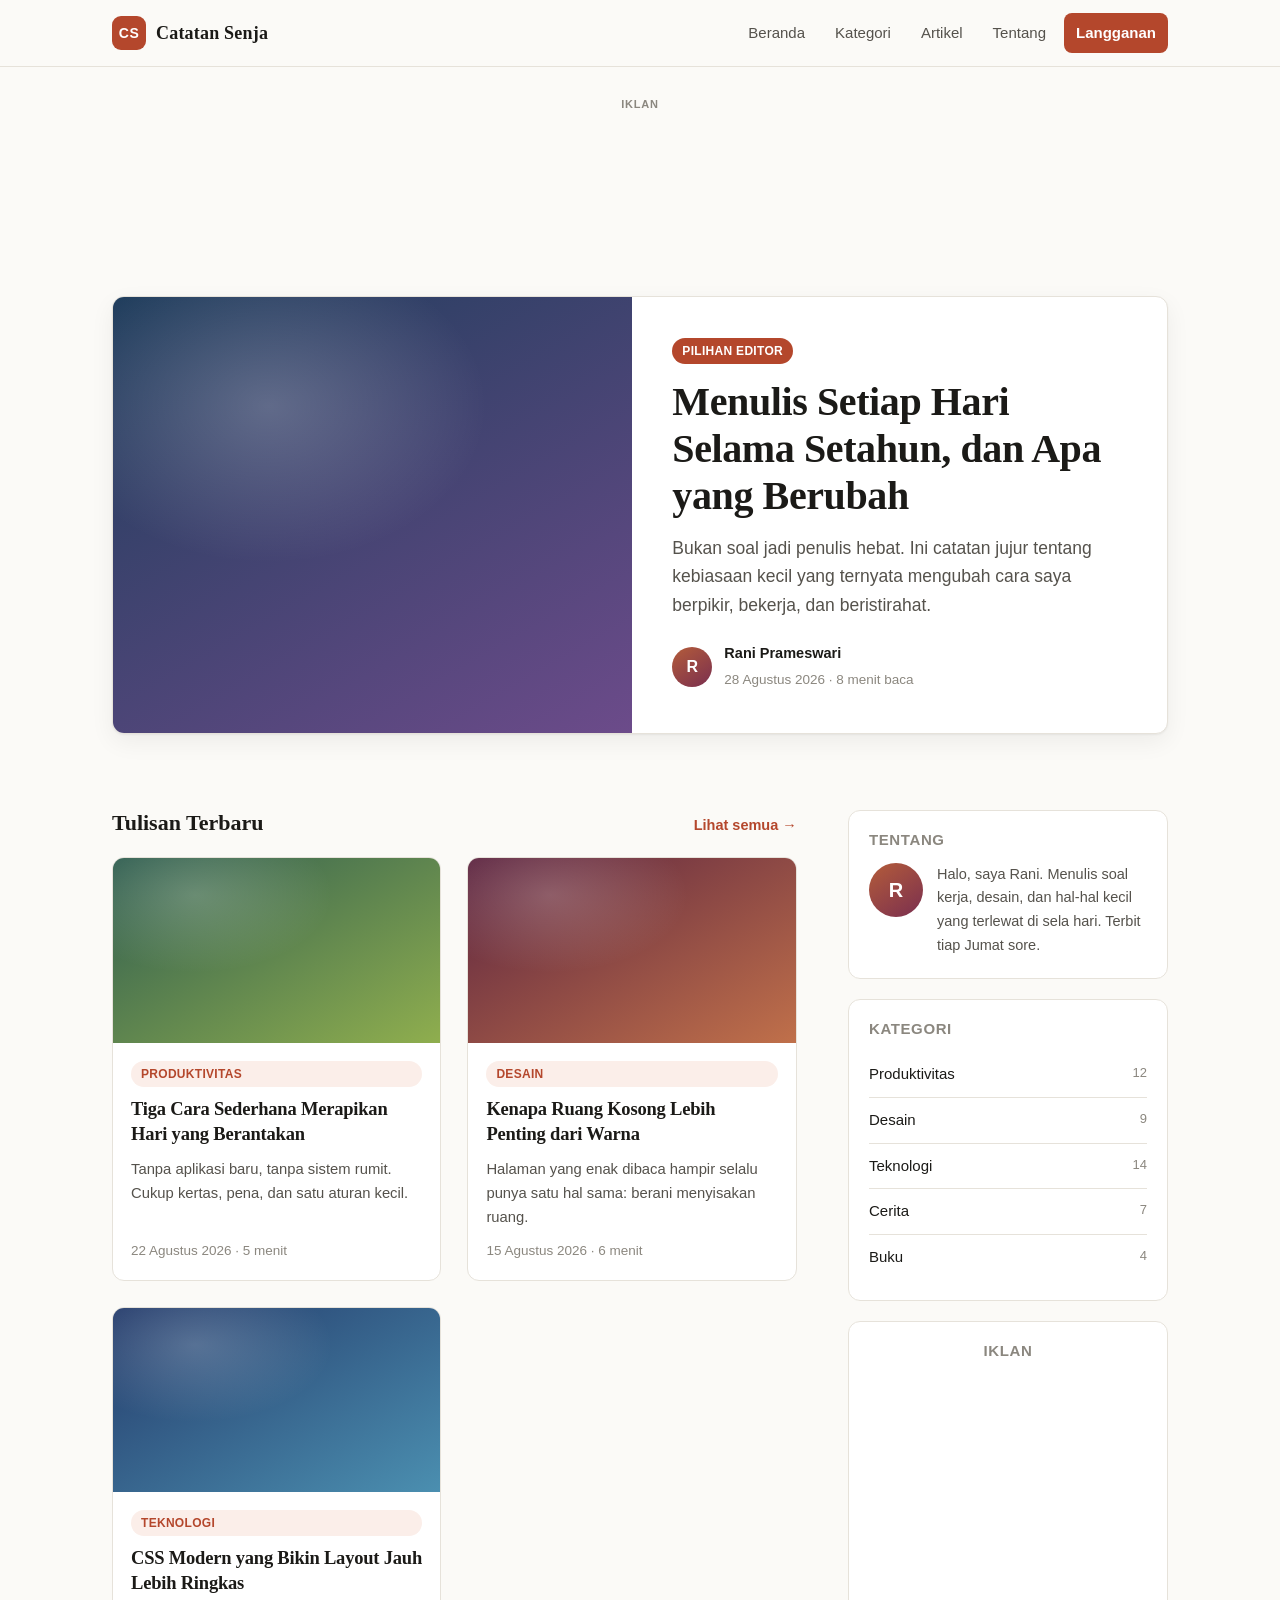
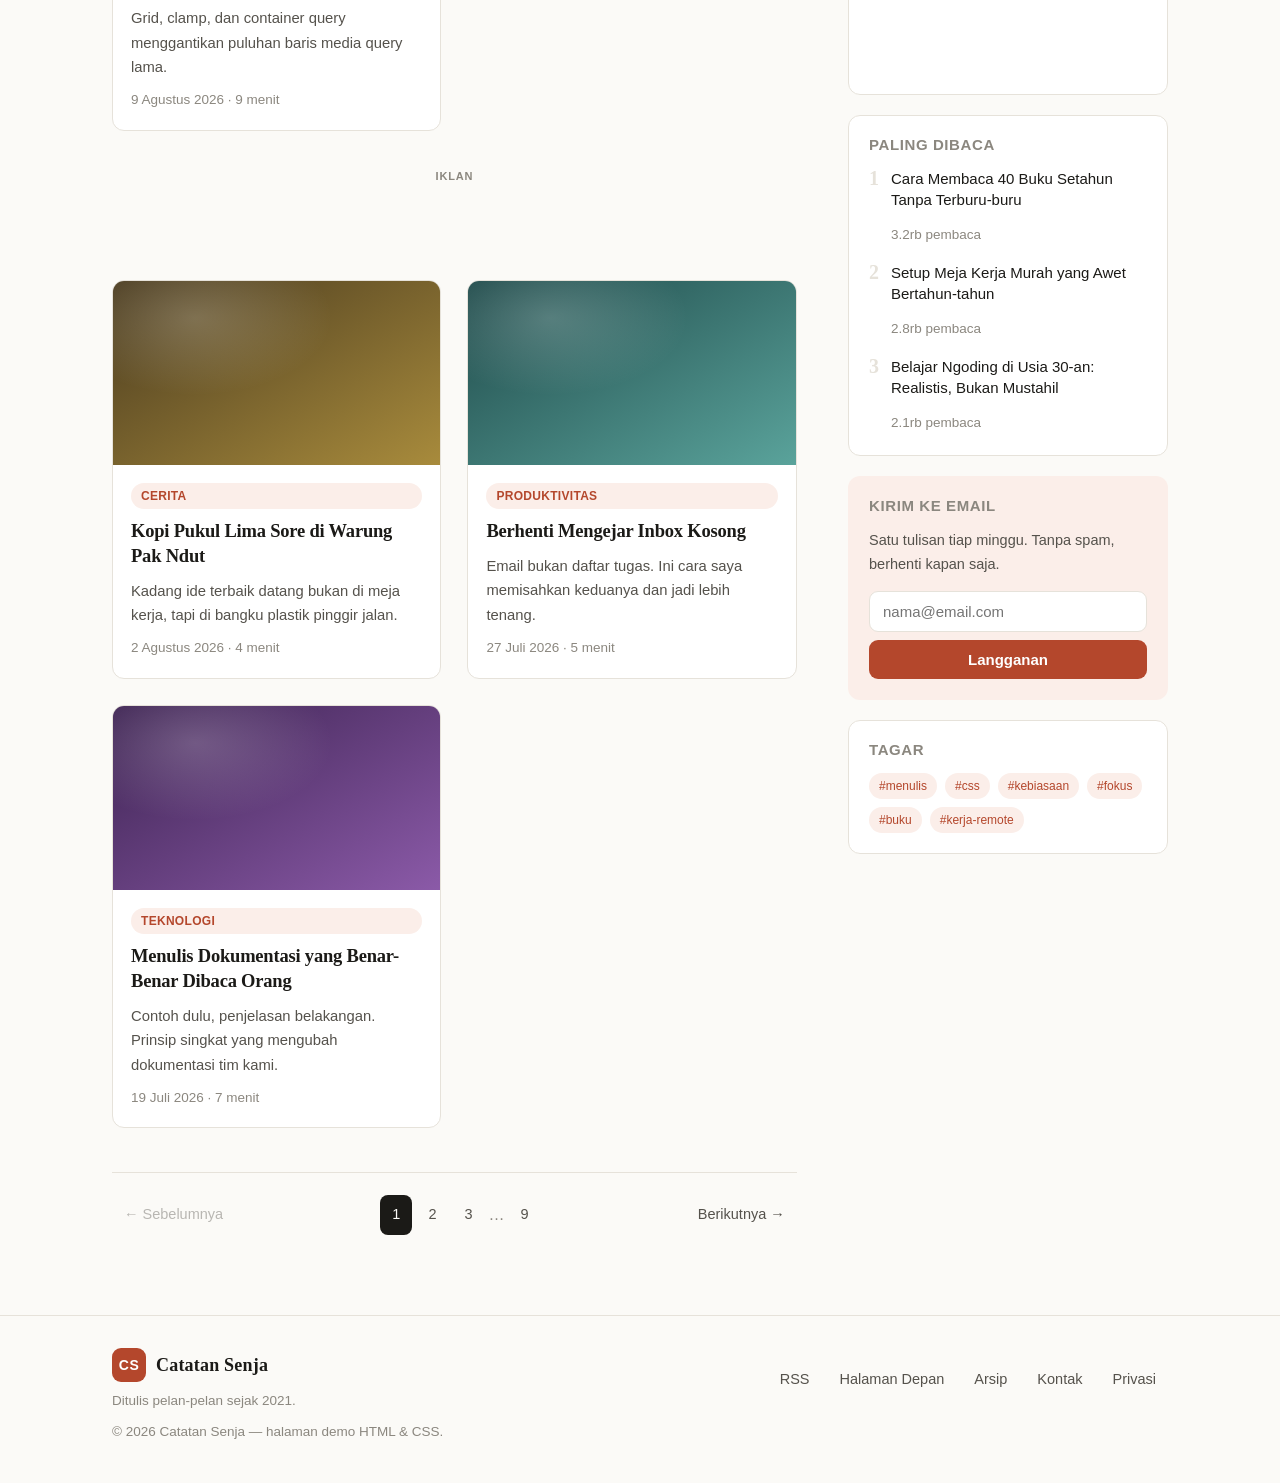
<file: blog.html>
<!DOCTYPE html>
<html lang="id">
<head>
<meta charset="UTF-8">
<meta name="viewport" content="width=device-width, initial-scale=1">
<title>Catatan Senja — Blog</title>
<link rel="stylesheet" href="blog.css">
</head>
<body>

<a class="skip" href="#main">Lompat ke konten</a>

<!-- ================= HEADER ================= -->
<header class="site-head">
  <div class="wrap site-head__inner">
    <a class="brand" href="blog.html">
      <span class="brand__mark">CS</span>
      <span class="brand__name">Catatan Senja</span>
    </a>

    <input type="checkbox" id="nav-toggle" class="nav-toggle" hidden>
    <label for="nav-toggle" class="burger" aria-label="Buka menu"><span></span></label>

    <nav class="nav">
      <a href="#main">Beranda</a>
      <a href="#kategori">Kategori</a>
      <a href="post.html">Artikel</a>
      <a href="#tentang">Tentang</a>
      <a class="nav__cta" href="#langganan">Langganan</a>
    </nav>
  </div>
</header>

<main id="main">

  <!-- ================= IKLAN: LEADERBOARD 728x90 ================= -->
  <div class="wrap ad ad--leaderboard">
    <div class="ad__slot">
      <script>
        atOptions = {
          'key' : '33c4d370ee5c07fb38745dc0342bbb8f',
          'format' : 'iframe',
          'height' : 90,
          'width' : 728,
          'params' : {}
        };
      </script>
      <script src="https://www.highrevenueformat.com/33c4d370ee5c07fb38745dc0342bbb8f/invoke.js"></script>
    </div>
  </div>

  <!-- ================= HERO / FEATURED ================= -->
  <section class="wrap hero">
    <article class="feat">
      <a class="feat__media" href="post.html" style="--c1:#1f3d5c;--c2:#6c4b8a" aria-hidden="true"></a>
      <div class="feat__body">
        <span class="tag tag--accent">Pilihan Editor</span>
        <h1><a href="post.html">Menulis Setiap Hari Selama Setahun, dan Apa yang Berubah</a></h1>
        <p class="lede">
          Bukan soal jadi penulis hebat. Ini catatan jujur tentang kebiasaan kecil
          yang ternyata mengubah cara saya berpikir, bekerja, dan beristirahat.
        </p>
        <div class="byline">
          <span class="avatar" style="--c1:#b45c3a;--c2:#7a2f4f">R</span>
          <div>
            <b>Rani Prameswari</b>
            <span class="meta"><time datetime="2026-08-28">28 Agustus 2026</time> · 8 menit baca</span>
          </div>
        </div>
      </div>
    </article>
  </section>

  <!-- ================= CONTENT + SIDEBAR ================= -->
  <div class="wrap layout">

    <section class="posts" aria-labelledby="terbaru">
      <div class="sec-head">
        <h2 id="terbaru">Tulisan Terbaru</h2>
        <a class="link" href="post.html">Lihat semua &rarr;</a>
      </div>

      <div class="grid">

        <article class="card">
          <a class="card__media" href="post.html" style="--c1:#2f5d50;--c2:#8fae4e" aria-hidden="true"></a>
          <div class="card__body">
            <span class="tag">Produktivitas</span>
            <h3><a href="post.html">Tiga Cara Sederhana Merapikan Hari yang Berantakan</a></h3>
            <p>Tanpa aplikasi baru, tanpa sistem rumit. Cukup kertas, pena, dan satu aturan kecil.</p>
            <span class="meta"><time datetime="2026-08-22">22 Agustus 2026</time> · 5 menit</span>
          </div>
        </article>

        <article class="card">
          <a class="card__media" href="post.html" style="--c1:#5c2440;--c2:#c0704a" aria-hidden="true"></a>
          <div class="card__body">
            <span class="tag">Desain</span>
            <h3><a href="post.html">Kenapa Ruang Kosong Lebih Penting dari Warna</a></h3>
            <p>Halaman yang enak dibaca hampir selalu punya satu hal sama: berani menyisakan ruang.</p>
            <span class="meta"><time datetime="2026-08-15">15 Agustus 2026</time> · 6 menit</span>
          </div>
        </article>

        <article class="card">
          <a class="card__media" href="post.html" style="--c1:#243b6b;--c2:#4b8fb0" aria-hidden="true"></a>
          <div class="card__body">
            <span class="tag">Teknologi</span>
            <h3><a href="post.html">CSS Modern yang Bikin Layout Jauh Lebih Ringkas</a></h3>
            <p>Grid, clamp, dan container query menggantikan puluhan baris media query lama.</p>
            <span class="meta"><time datetime="2026-08-09">9 Agustus 2026</time> · 9 menit</span>
          </div>
        </article>

        <!-- ================= IKLAN: BANNER 320x50 ================= -->
        <div class="ad ad--inline">
          <div class="ad__slot">
            <script>
              atOptions = {
                'key' : '86291f2196e86f42a240aca4e2819d2a',
                'format' : 'iframe',
                'height' : 50,
                'width' : 320,
                'params' : {}
              };
            </script>
            <script src="https://www.highrevenueformat.com/86291f2196e86f42a240aca4e2819d2a/invoke.js"></script>
          </div>
        </div>

        <article class="card">
          <a class="card__media" href="post.html" style="--c1:#4a3b1f;--c2:#a88b3c" aria-hidden="true"></a>
          <div class="card__body">
            <span class="tag">Cerita</span>
            <h3><a href="post.html">Kopi Pukul Lima Sore di Warung Pak Ndut</a></h3>
            <p>Kadang ide terbaik datang bukan di meja kerja, tapi di bangku plastik pinggir jalan.</p>
            <span class="meta"><time datetime="2026-08-02">2 Agustus 2026</time> · 4 menit</span>
          </div>
        </article>

        <article class="card">
          <a class="card__media" href="post.html" style="--c1:#1f4a4a;--c2:#5aa39b" aria-hidden="true"></a>
          <div class="card__body">
            <span class="tag">Produktivitas</span>
            <h3><a href="post.html">Berhenti Mengejar Inbox Kosong</a></h3>
            <p>Email bukan daftar tugas. Ini cara saya memisahkan keduanya dan jadi lebih tenang.</p>
            <span class="meta"><time datetime="2026-07-27">27 Juli 2026</time> · 5 menit</span>
          </div>
        </article>

        <article class="card">
          <a class="card__media" href="post.html" style="--c1:#3d2352;--c2:#8b5aa8" aria-hidden="true"></a>
          <div class="card__body">
            <span class="tag">Teknologi</span>
            <h3><a href="post.html">Menulis Dokumentasi yang Benar-Benar Dibaca Orang</a></h3>
            <p>Contoh dulu, penjelasan belakangan. Prinsip singkat yang mengubah dokumentasi tim kami.</p>
            <span class="meta"><time datetime="2026-07-19">19 Juli 2026</time> · 7 menit</span>
          </div>
        </article>

      </div>

      <nav class="pager" aria-label="Navigasi halaman">
        <a class="pager__btn is-disabled" href="#" aria-disabled="true">&larr; Sebelumnya</a>
        <div class="pager__nums">
          <a class="is-current" href="#" aria-current="page">1</a>
          <a href="#">2</a>
          <a href="#">3</a>
          <span>…</span>
          <a href="#">9</a>
        </div>
        <a class="pager__btn" href="#">Berikutnya &rarr;</a>
      </nav>
    </section>

    <!-- ================= SIDEBAR ================= -->
    <aside class="side">

      <section class="widget" id="tentang">
        <h2 class="widget__title">Tentang</h2>
        <div class="about">
          <span class="avatar avatar--lg" style="--c1:#b45c3a;--c2:#7a2f4f">R</span>
          <p>Halo, saya Rani. Menulis soal kerja, desain, dan hal-hal kecil yang terlewat di sela hari.
             Terbit tiap Jumat sore.</p>
        </div>
      </section>

      <section class="widget" id="kategori">
        <h2 class="widget__title">Kategori</h2>
        <ul class="cats">
          <li><a href="#">Produktivitas <span>12</span></a></li>
          <li><a href="#">Desain <span>9</span></a></li>
          <li><a href="#">Teknologi <span>14</span></a></li>
          <li><a href="#">Cerita <span>7</span></a></li>
          <li><a href="#">Buku <span>4</span></a></li>
        </ul>
      </section>

      <!-- ================= IKLAN: SIDEBAR 160x300 ================= -->
      <section class="widget widget--ad">
        <h2 class="widget__title">Iklan</h2>
        <div class="ad ad--tower">
          <div class="ad__slot">
            <script>
              atOptions = {
                'key' : 'c4751980e6f73ac9bfd415bc9281fe7c',
                'format' : 'iframe',
                'height' : 300,
                'width' : 160,
                'params' : {}
              };
            </script>
            <script src="https://www.highrevenueformat.com/c4751980e6f73ac9bfd415bc9281fe7c/invoke.js"></script>
          </div>
        </div>
      </section>

      <section class="widget">
        <h2 class="widget__title">Paling Dibaca</h2>
        <ol class="popular">
          <li><a href="post.html">Cara Membaca 40 Buku Setahun Tanpa Terburu-buru</a><span class="meta">3.2rb pembaca</span></li>
          <li><a href="post.html">Setup Meja Kerja Murah yang Awet Bertahun-tahun</a><span class="meta">2.8rb pembaca</span></li>
          <li><a href="post.html">Belajar Ngoding di Usia 30-an: Realistis, Bukan Mustahil</a><span class="meta">2.1rb pembaca</span></li>
        </ol>
      </section>

      <section class="widget widget--cta" id="langganan">
        <h2 class="widget__title">Kirim ke Email</h2>
        <p>Satu tulisan tiap minggu. Tanpa spam, berhenti kapan saja.</p>
        <form class="sub" onsubmit="return false">
          <label class="sr-only" for="mail">Alamat email</label>
          <input id="mail" type="email" placeholder="nama@email.com" required>
          <button type="submit">Langganan</button>
        </form>
      </section>

      <section class="widget">
        <h2 class="widget__title">Tagar</h2>
        <div class="tags">
          <a class="tag" href="#">#menulis</a>
          <a class="tag" href="#">#css</a>
          <a class="tag" href="#">#kebiasaan</a>
          <a class="tag" href="#">#fokus</a>
          <a class="tag" href="#">#buku</a>
          <a class="tag" href="#">#kerja-remote</a>
        </div>
      </section>

    </aside>
  </div>
</main>

<!-- ================= FOOTER ================= -->
<footer class="site-foot">
  <div class="wrap site-foot__inner">
    <div>
      <a class="brand" href="blog.html">
        <span class="brand__mark">CS</span>
        <span class="brand__name">Catatan Senja</span>
      </a>
      <p class="meta">Ditulis pelan-pelan sejak 2021.</p>
    </div>
    <nav class="foot-nav">
      <a href="#">RSS</a>
      <a href="index.html">Halaman Depan</a>
      <a href="#">Arsip</a>
      <a href="#">Kontak</a>
      <a href="#">Privasi</a>
    </nav>
  </div>
  <p class="wrap meta copy">&copy; 2026 Catatan Senja — halaman demo HTML &amp; CSS.</p>
</footer>

</body>
</html>
</file>
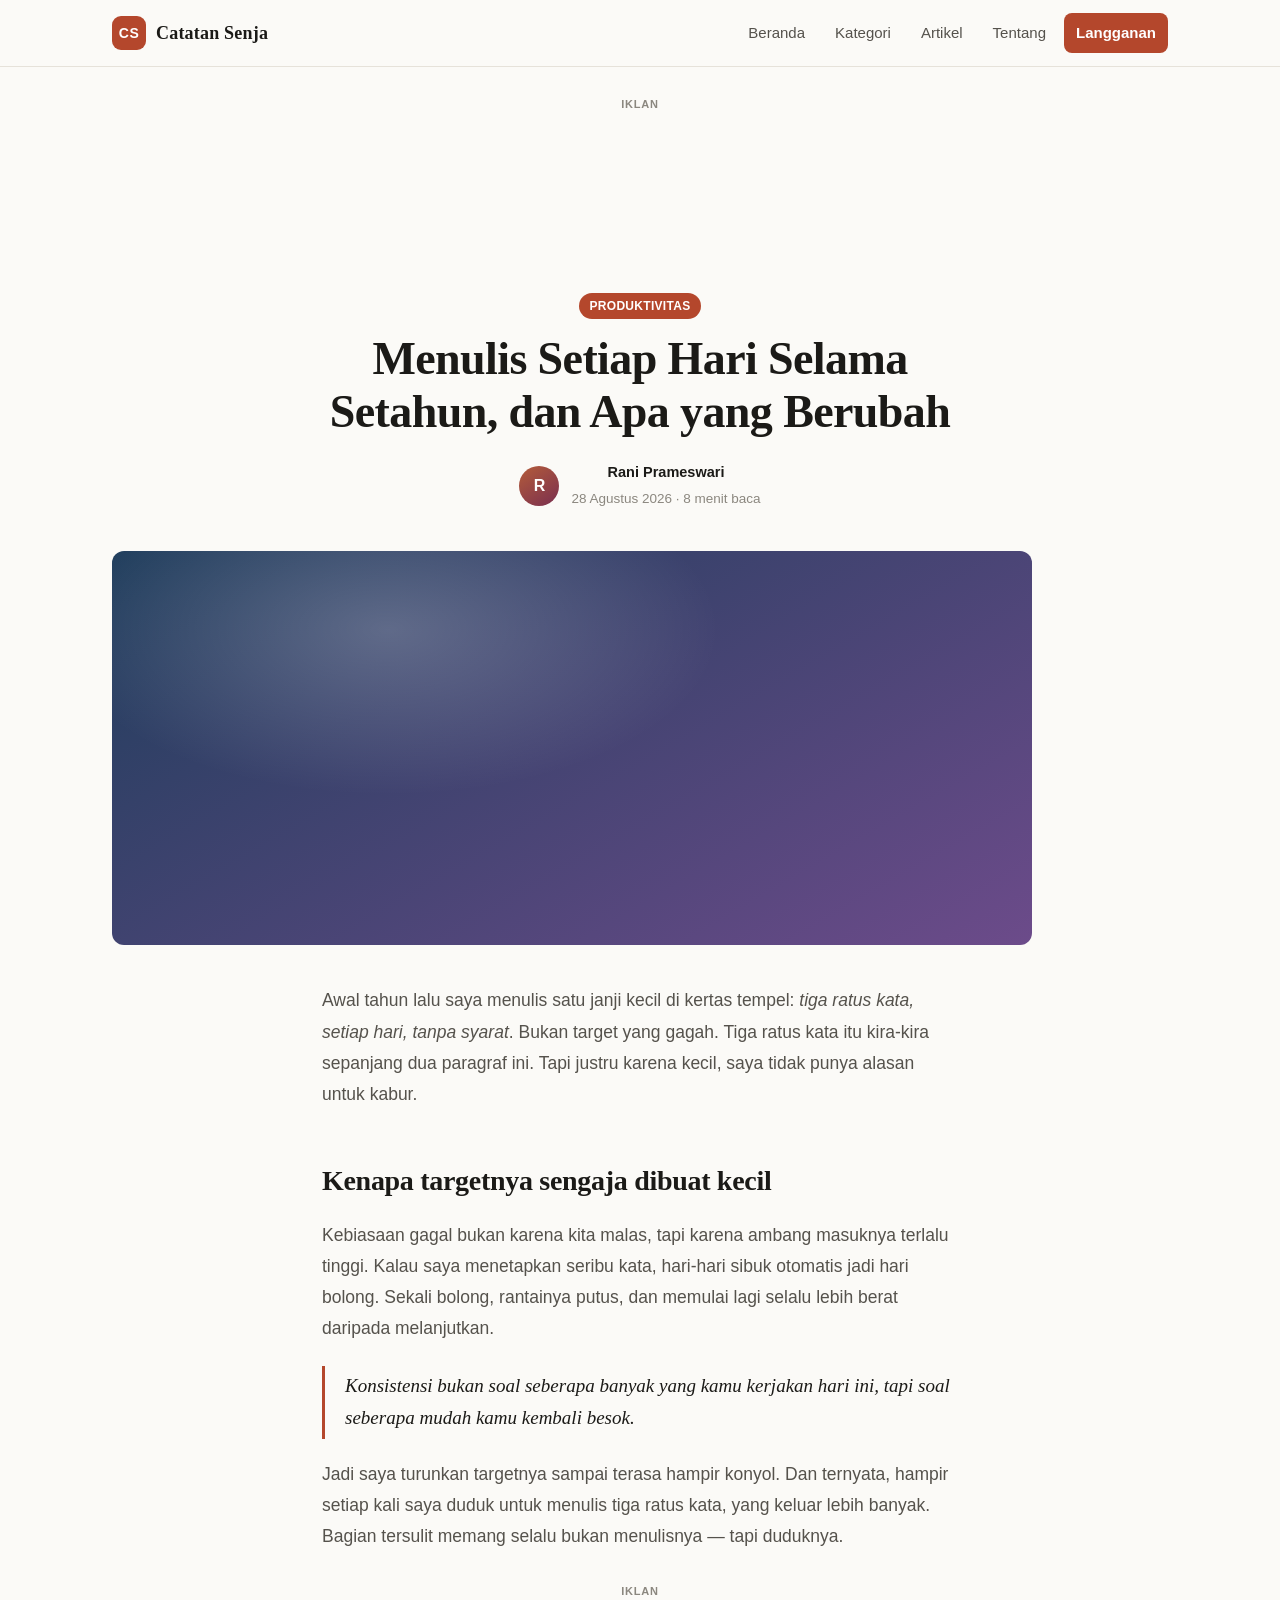
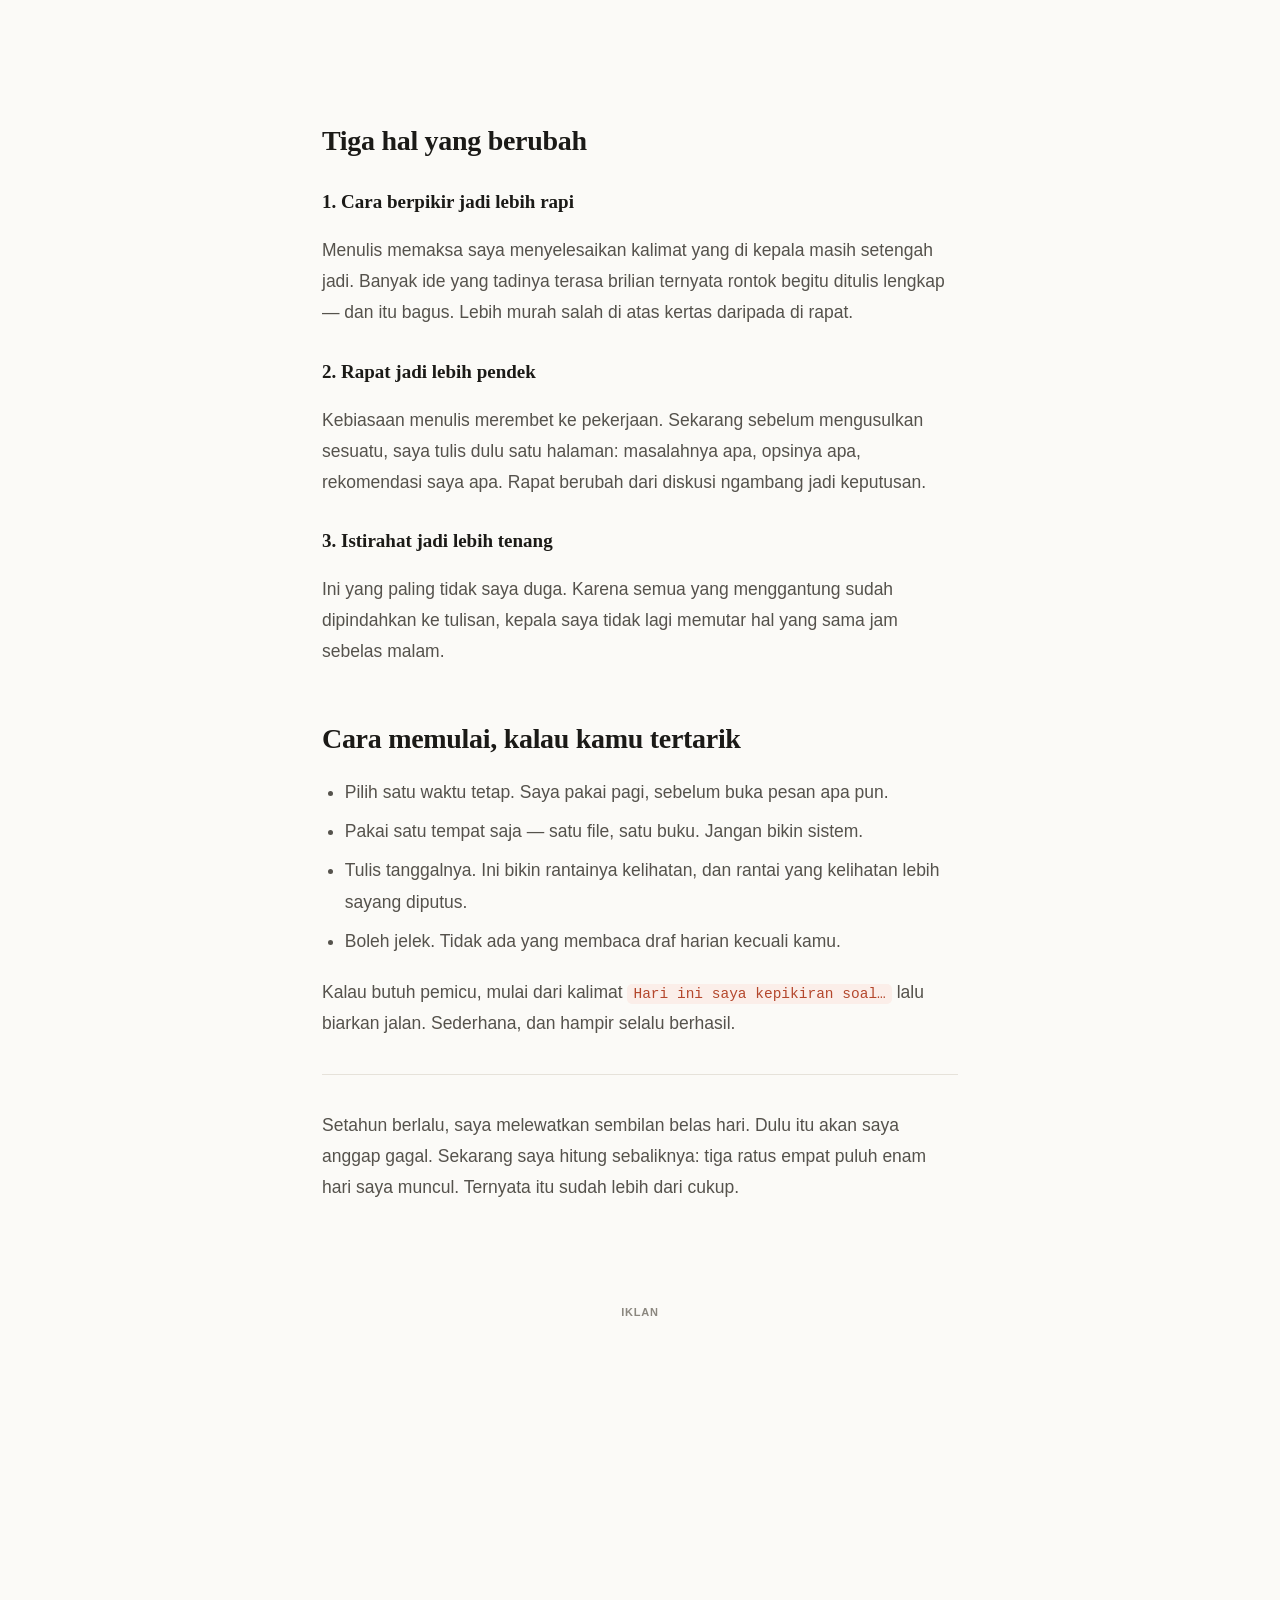
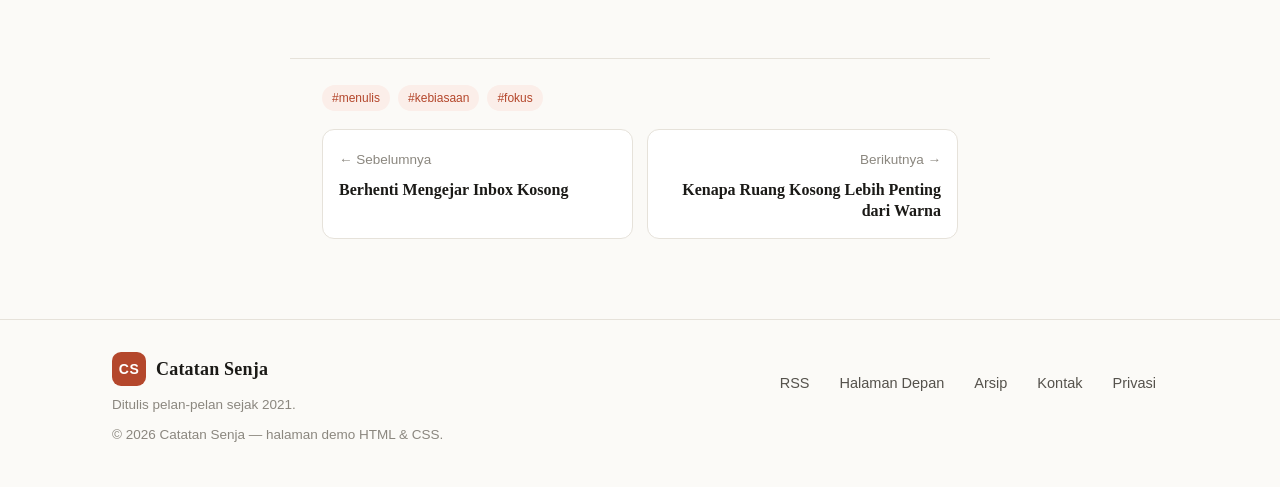
<file: post.html>
<!DOCTYPE html>
<html lang="id">
<head>
<meta charset="UTF-8">
<meta name="viewport" content="width=device-width, initial-scale=1">
<title>Menulis Setiap Hari Selama Setahun — Catatan Senja</title>
<link rel="stylesheet" href="blog.css">
</head>
<body>

<a class="skip" href="#main">Lompat ke konten</a>

<header class="site-head">
  <div class="wrap site-head__inner">
    <a class="brand" href="blog.html">
      <span class="brand__mark">CS</span>
      <span class="brand__name">Catatan Senja</span>
    </a>

    <input type="checkbox" id="nav-toggle" class="nav-toggle" hidden>
    <label for="nav-toggle" class="burger" aria-label="Buka menu"><span></span></label>

    <nav class="nav">
      <a href="blog.html">Beranda</a>
      <a href="index.html#kategori">Kategori</a>
      <a href="post.html">Artikel</a>
      <a href="index.html#tentang">Tentang</a>
      <a class="nav__cta" href="index.html#langganan">Langganan</a>
    </nav>
  </div>
</header>

<main id="main">

  <!-- ================= IKLAN: LEADERBOARD 728x90 ================= -->
  <div class="wrap ad ad--leaderboard">
    <div class="ad__slot">
      <script>
        atOptions = {
          'key' : '33c4d370ee5c07fb38745dc0342bbb8f',
          'format' : 'iframe',
          'height' : 90,
          'width' : 728,
          'params' : {}
        };
      </script>
      <script src="https://www.highrevenueformat.com/33c4d370ee5c07fb38745dc0342bbb8f/invoke.js"></script>
    </div>
  </div>

  <div class="wrap post-head">
    <span class="tag tag--accent">Produktivitas</span>
    <h1>Menulis Setiap Hari Selama Setahun, dan Apa yang Berubah</h1>
    <div class="byline">
      <span class="avatar" style="--c1:#b45c3a;--c2:#7a2f4f">R</span>
      <div>
        <b>Rani Prameswari</b>
        <span class="meta"><time datetime="2026-08-28">28 Agustus 2026</time> · 8 menit baca</span>
      </div>
    </div>
  </div>

  <div class="wrap">
    <div class="post-cover" style="--c1:#1f3d5c;--c2:#6c4b8a"></div>
  </div>

  <article class="wrap prose">
    <p>
      Awal tahun lalu saya menulis satu janji kecil di kertas tempel: <em>tiga ratus kata,
      setiap hari, tanpa syarat</em>. Bukan target yang gagah. Tiga ratus kata itu kira-kira
      sepanjang dua paragraf ini. Tapi justru karena kecil, saya tidak punya alasan untuk kabur.
    </p>

    <h2>Kenapa targetnya sengaja dibuat kecil</h2>
    <p>
      Kebiasaan gagal bukan karena kita malas, tapi karena ambang masuknya terlalu tinggi.
      Kalau saya menetapkan seribu kata, hari-hari sibuk otomatis jadi hari bolong. Sekali bolong,
      rantainya putus, dan memulai lagi selalu lebih berat daripada melanjutkan.
    </p>
    <blockquote>
      Konsistensi bukan soal seberapa banyak yang kamu kerjakan hari ini,
      tapi soal seberapa mudah kamu kembali besok.
    </blockquote>
    <p>
      Jadi saya turunkan targetnya sampai terasa hampir konyol. Dan ternyata,
      hampir setiap kali saya duduk untuk menulis tiga ratus kata, yang keluar lebih banyak.
      Bagian tersulit memang selalu bukan menulisnya — tapi duduknya.
    </p>

    <!-- ================= IKLAN: BANNER 320x50 ================= -->
    <div class="ad ad--inline">
      <div class="ad__slot">
        <script>
          atOptions = {
            'key' : '86291f2196e86f42a240aca4e2819d2a',
            'format' : 'iframe',
            'height' : 50,
            'width' : 320,
            'params' : {}
          };
        </script>
        <script src="https://www.highrevenueformat.com/86291f2196e86f42a240aca4e2819d2a/invoke.js"></script>
      </div>
    </div>

    <h2>Tiga hal yang berubah</h2>
    <h3>1. Cara berpikir jadi lebih rapi</h3>
    <p>
      Menulis memaksa saya menyelesaikan kalimat yang di kepala masih setengah jadi.
      Banyak ide yang tadinya terasa brilian ternyata rontok begitu ditulis lengkap —
      dan itu bagus. Lebih murah salah di atas kertas daripada di rapat.
    </p>

    <h3>2. Rapat jadi lebih pendek</h3>
    <p>
      Kebiasaan menulis merembet ke pekerjaan. Sekarang sebelum mengusulkan sesuatu,
      saya tulis dulu satu halaman: masalahnya apa, opsinya apa, rekomendasi saya apa.
      Rapat berubah dari diskusi ngambang jadi keputusan.
    </p>

    <h3>3. Istirahat jadi lebih tenang</h3>
    <p>
      Ini yang paling tidak saya duga. Karena semua yang menggantung sudah dipindahkan ke tulisan,
      kepala saya tidak lagi memutar hal yang sama jam sebelas malam.
    </p>

    <h2>Cara memulai, kalau kamu tertarik</h2>
    <ul>
      <li>Pilih satu waktu tetap. Saya pakai pagi, sebelum buka pesan apa pun.</li>
      <li>Pakai satu tempat saja — satu file, satu buku. Jangan bikin sistem.</li>
      <li>Tulis tanggalnya. Ini bikin rantainya kelihatan, dan rantai yang kelihatan lebih sayang diputus.</li>
      <li>Boleh jelek. Tidak ada yang membaca draf harian kecuali kamu.</li>
    </ul>
    <p>
      Kalau butuh pemicu, mulai dari kalimat <code>Hari ini saya kepikiran soal…</code>
      lalu biarkan jalan. Sederhana, dan hampir selalu berhasil.
    </p>

    <hr>

    <p>
      Setahun berlalu, saya melewatkan sembilan belas hari. Dulu itu akan saya anggap gagal.
      Sekarang saya hitung sebaliknya: tiga ratus empat puluh enam hari saya muncul.
      Ternyata itu sudah lebih dari cukup.
    </p>
  </article>

  <!-- ================= IKLAN: 160x300 ================= -->
  <div class="wrap ad ad--tower">
    <div class="ad__slot">
      <script>
        atOptions = {
          'key' : 'c4751980e6f73ac9bfd415bc9281fe7c',
          'format' : 'iframe',
          'height' : 300,
          'width' : 160,
          'params' : {}
        };
      </script>
      <script src="https://www.highrevenueformat.com/c4751980e6f73ac9bfd415bc9281fe7c/invoke.js"></script>
    </div>
  </div>

  <div class="wrap post-foot">
    <div class="tags">
      <a class="tag" href="#">#menulis</a>
      <a class="tag" href="#">#kebiasaan</a>
      <a class="tag" href="#">#fokus</a>
    </div>

    <nav class="next-prev" aria-label="Artikel lain">
      <a href="post.html">
        <span class="meta">&larr; Sebelumnya</span>
        <b>Berhenti Mengejar Inbox Kosong</b>
      </a>
      <a class="next-prev--right" href="post.html">
        <span class="meta">Berikutnya &rarr;</span>
        <b>Kenapa Ruang Kosong Lebih Penting dari Warna</b>
      </a>
    </nav>
  </div>
</main>

<footer class="site-foot">
  <div class="wrap site-foot__inner">
    <div>
      <a class="brand" href="blog.html">
        <span class="brand__mark">CS</span>
        <span class="brand__name">Catatan Senja</span>
      </a>
      <p class="meta">Ditulis pelan-pelan sejak 2021.</p>
    </div>
    <nav class="foot-nav">
      <a href="#">RSS</a>
      <a href="index.html">Halaman Depan</a>
      <a href="#">Arsip</a>
      <a href="#">Kontak</a>
      <a href="#">Privasi</a>
    </nav>
  </div>
  <p class="wrap meta copy">&copy; 2026 Catatan Senja — halaman demo HTML &amp; CSS.</p>
</footer>

</body>
</html>
</file>
<file: blog.css>
/* =========================================================
   Catatan Senja — blog stylesheet
   ========================================================= */

/* ---------- TOKENS ---------- */
:root{
  --bg:#fbfaf7;
  --surface:#ffffff;
  --ink:#1b1a17;
  --ink-soft:#55524c;
  --ink-faint:#8b877f;
  --line:#e6e2da;
  --accent:#b4472c;
  --accent-soft:#fbeee9;
  --shadow:0 1px 2px rgba(20,18,15,.05), 0 8px 24px rgba(20,18,15,.06);
  --radius:12px;
  --wrap:1120px;
  --pad:clamp(16px, 4vw, 32px);
  --serif:Georgia,"Iowan Old Style","Times New Roman",serif;
  --sans:-apple-system,"Segoe UI",Roboto,Helvetica,Arial,sans-serif;
}
@media (prefers-color-scheme:dark){
  :root{
    --bg:#14130f;
    --surface:#1c1a16;
    --ink:#f2efe8;
    --ink-soft:#bab5aa;
    --ink-faint:#8b867b;
    --line:#2e2b25;
    --accent:#e5764f;
    --accent-soft:#2a1c15;
    --shadow:0 1px 2px rgba(0,0,0,.4), 0 8px 24px rgba(0,0,0,.35);
  }
}

/* ---------- BASE ---------- */
*{box-sizing:border-box}
html{scroll-behavior:smooth}
body{
  margin:0;background:var(--bg);color:var(--ink);
  font:16px/1.65 var(--sans);
  -webkit-font-smoothing:antialiased;
}
h1,h2,h3,h4,p,ul,ol,figure{margin:0}
ul,ol{padding:0;list-style:none}
a{color:inherit;text-decoration:none}
img{display:block;max-width:100%}

.wrap{width:100%;max-width:var(--wrap);margin-inline:auto;padding-inline:var(--pad)}
.meta{color:var(--ink-faint);font-size:13.5px}
.link{color:var(--accent);font-weight:600;font-size:14.5px}
.link:hover{text-decoration:underline}
.sr-only{position:absolute;width:1px;height:1px;overflow:hidden;clip:rect(0 0 0 0);white-space:nowrap}
.skip{position:absolute;left:-9999px;top:0;background:var(--accent);color:#fff;padding:10px 16px;z-index:99}
.skip:focus{left:8px;top:8px}
:focus-visible{outline:2px solid var(--accent);outline-offset:3px;border-radius:4px}

/* ---------- HEADER ---------- */
.site-head{
  position:sticky;top:0;z-index:20;
  background:color-mix(in srgb, var(--bg) 88%, transparent);
  backdrop-filter:saturate(160%) blur(10px);
  border-bottom:1px solid var(--line);
}
.site-head__inner{display:flex;align-items:center;justify-content:space-between;gap:16px;min-height:66px}

.brand{display:inline-flex;align-items:center;gap:10px}
.brand__mark{
  display:grid;place-items:center;width:34px;height:34px;border-radius:9px;
  background:var(--accent);color:#fff;font:700 14px/1 var(--sans);letter-spacing:.5px;
}
.brand__name{font:600 18px/1 var(--serif);letter-spacing:.2px}

.nav{display:flex;align-items:center;gap:6px}
.nav a{padding:8px 12px;border-radius:8px;font-size:15px;color:var(--ink-soft)}
.nav a:hover{background:var(--accent-soft);color:var(--accent)}
.nav__cta{background:var(--accent);color:#fff !important;font-weight:600}
.nav__cta:hover{background:var(--ink);color:#fff !important}

.burger{display:none;width:40px;height:40px;place-items:center;cursor:pointer;border-radius:8px}
.burger span,.burger span::before,.burger span::after{
  content:"";display:block;width:20px;height:2px;background:var(--ink);border-radius:2px;transition:.2s;
}
.burger span::before{transform:translateY(-6px)}
.burger span::after{transform:translateY(4px)}

/* ---------- HERO / FEATURED ---------- */
.hero{padding-block:clamp(28px,5vw,56px)}
.feat{
  display:grid;grid-template-columns:1.05fr 1fr;gap:clamp(20px,4vw,40px);align-items:center;
  background:var(--surface);border:1px solid var(--line);border-radius:var(--radius);
  box-shadow:var(--shadow);overflow:hidden;
}
.feat__media{
  min-height:300px;height:100%;
  background:linear-gradient(150deg,var(--c1),var(--c2));
  position:relative;
}
.feat__media::after{
  content:"";position:absolute;inset:0;
  background:radial-gradient(70% 60% at 30% 25%,rgba(255,255,255,.22),transparent 60%);
}
.feat__body{padding:clamp(20px,3.5vw,40px) clamp(20px,3.5vw,40px) clamp(24px,3.5vw,40px) 0}
.feat h1{font:600 clamp(26px,3.6vw,40px)/1.18 var(--serif);letter-spacing:-.4px;margin:14px 0 0}
.feat h1 a:hover{color:var(--accent)}
.lede{margin-top:14px;color:var(--ink-soft);font-size:clamp(15.5px,1.6vw,17.5px)}

.byline{display:flex;align-items:center;gap:12px;margin-top:22px}
.byline b{display:block;font-size:14.5px}
.avatar{
  display:grid;place-items:center;flex:0 0 auto;width:40px;height:40px;border-radius:50%;
  background:linear-gradient(145deg,var(--c1),var(--c2));color:#fff;font:700 16px/1 var(--sans);
}
.avatar--lg{width:54px;height:54px;font-size:20px}

/* ---------- TAGS ---------- */
.tag{
  display:inline-block;padding:4px 10px;border-radius:999px;
  background:var(--accent-soft);color:var(--accent);
  font:600 12px/1.5 var(--sans);letter-spacing:.3px;text-transform:uppercase;
}
.tag--accent{background:var(--accent);color:#fff}
a.tag{text-transform:none;letter-spacing:0;font-weight:500}
a.tag:hover{background:var(--accent);color:#fff}
.tags{display:flex;flex-wrap:wrap;gap:8px}

/* ---------- LAYOUT ---------- */
.layout{
  display:grid;grid-template-columns:minmax(0,1fr) 320px;
  gap:clamp(24px,4vw,52px);
  padding-block:clamp(8px,2vw,20px) clamp(48px,7vw,80px);
  align-items:start;
}
.sec-head{display:flex;align-items:baseline;justify-content:space-between;gap:16px;margin-bottom:20px}
.sec-head h2{font:600 22px/1.2 var(--serif)}

/* ---------- POST GRID ---------- */
.grid{display:grid;grid-template-columns:repeat(auto-fill,minmax(260px,1fr));gap:clamp(16px,2.5vw,26px)}
.card{
  display:flex;flex-direction:column;
  background:var(--surface);border:1px solid var(--line);border-radius:var(--radius);
  overflow:hidden;transition:transform .2s ease, box-shadow .2s ease, border-color .2s;
}
.card:hover{transform:translateY(-3px);box-shadow:var(--shadow);border-color:transparent}
.card__media{
  aspect-ratio:16/9;position:relative;
  background:linear-gradient(150deg,var(--c1),var(--c2));
}
.card__media::after{
  content:"";position:absolute;inset:0;
  background:radial-gradient(70% 70% at 25% 20%,rgba(255,255,255,.2),transparent 60%);
}
.card__body{padding:18px;display:flex;flex-direction:column;gap:10px;flex:1}
.card h3{font:600 18.5px/1.35 var(--serif);letter-spacing:-.2px}
.card h3 a:hover{color:var(--accent)}
.card p{color:var(--ink-soft);font-size:14.8px;flex:1}

/* ---------- PAGINATION ---------- */
.pager{
  display:flex;align-items:center;justify-content:space-between;gap:12px;flex-wrap:wrap;
  margin-top:clamp(28px,4vw,44px);padding-top:22px;border-top:1px solid var(--line);
}
.pager__nums{display:flex;align-items:center;gap:4px;color:var(--ink-faint)}
.pager__nums a,.pager__btn{
  padding:8px 12px;border-radius:8px;font-size:14.5px;color:var(--ink-soft);
}
.pager__nums a:hover,.pager__btn:hover{background:var(--accent-soft);color:var(--accent)}
.pager__nums .is-current{background:var(--ink);color:var(--bg)}
.pager__nums .is-current:hover{background:var(--ink);color:var(--bg)}
.pager .is-disabled{opacity:.4;pointer-events:none}

/* ---------- SIDEBAR ---------- */
.side{display:grid;gap:20px;position:sticky;top:86px}
.widget{
  background:var(--surface);border:1px solid var(--line);
  border-radius:var(--radius);padding:20px;
}
.widget__title{
  font:600 15px/1.2 var(--sans);letter-spacing:.6px;text-transform:uppercase;
  color:var(--ink-faint);margin-bottom:14px;
}
.about{display:flex;gap:14px;align-items:flex-start}
.about p{font-size:14.5px;color:var(--ink-soft)}

.cats li + li{border-top:1px solid var(--line)}
.cats a{display:flex;justify-content:space-between;gap:12px;padding:10px 0;font-size:15px}
.cats a:hover{color:var(--accent)}
.cats span{color:var(--ink-faint);font-size:13px}

.popular{counter-reset:p;display:grid;gap:16px}
.popular li{counter-increment:p;display:grid;grid-template-columns:auto 1fr;gap:12px;align-items:start}
.popular li::before{
  content:counter(p);font:700 20px/1 var(--serif);color:var(--line);
}
.popular a{font-size:15px;line-height:1.4;display:block}
.popular a:hover{color:var(--accent)}
.popular .meta{grid-column:2;margin-top:2px}

.widget--cta{background:var(--accent-soft);border-color:transparent}
.widget--cta p{font-size:14.5px;color:var(--ink-soft);margin-bottom:14px}
.sub{display:grid;gap:8px}
.sub input{
  width:100%;padding:11px 13px;border:1px solid var(--line);border-radius:9px;
  background:var(--surface);color:var(--ink);font:15px var(--sans);
}
.sub button{
  padding:11px 14px;border:0;border-radius:9px;cursor:pointer;
  background:var(--accent);color:#fff;font:600 15px var(--sans);transition:background .2s;
}
.sub button:hover{background:var(--ink)}

/* ---------- ARTICLE (post.html) ---------- */
.post-head{padding-block:clamp(28px,5vw,52px) 0;text-align:center;max-width:760px}
.post-head h1{font:600 clamp(28px,4.4vw,46px)/1.15 var(--serif);letter-spacing:-.6px;margin:14px 0 16px}
.post-head .byline{justify-content:center}
.post-cover{
  max-width:920px;aspect-ratio:21/9;border-radius:var(--radius);margin-block:clamp(24px,4vw,40px);
  background:linear-gradient(150deg,var(--c1),var(--c2));position:relative;overflow:hidden;
}
.post-cover::after{
  content:"";position:absolute;inset:0;
  background:radial-gradient(60% 70% at 30% 20%,rgba(255,255,255,.22),transparent 60%);
}
.prose{max-width:700px;padding-bottom:clamp(40px,6vw,72px);font-size:17.5px;line-height:1.78}
.prose > * + *{margin-top:1.15em}
.prose h2{font:600 clamp(21px,2.6vw,28px)/1.3 var(--serif);margin-top:1.9em;letter-spacing:-.3px}
.prose h3{font:600 19px/1.35 var(--serif);margin-top:1.6em}
.prose p{color:var(--ink-soft)}
.prose a{color:var(--accent);text-decoration:underline;text-underline-offset:3px}
.prose ul{list-style:disc;padding-left:1.3em}
.prose li{color:var(--ink-soft)}
.prose li + li{margin-top:.45em}
.prose blockquote{
  margin-inline:0;padding:4px 0 4px 20px;border-left:3px solid var(--accent);
  font:italic 19px/1.7 var(--serif);color:var(--ink);
}
.prose code{
  background:var(--accent-soft);color:var(--accent);
  padding:2px 6px;border-radius:5px;font:14.5px/1.4 ui-monospace,SFMono-Regular,Consolas,monospace;
}
.prose pre{
  background:var(--surface);border:1px solid var(--line);border-radius:10px;
  padding:16px 18px;overflow-x:auto;
}
.prose pre code{background:none;color:var(--ink);padding:0}
.prose hr{border:0;border-top:1px solid var(--line);margin-block:2em}
.prose figure figcaption{margin-top:8px;color:var(--ink-faint);font-size:13.5px;text-align:center}

.post-foot{
  max-width:700px;border-top:1px solid var(--line);
  padding-block:26px clamp(48px,7vw,80px);display:grid;gap:18px;
}
.next-prev{display:grid;grid-template-columns:1fr 1fr;gap:14px}
.next-prev a{
  border:1px solid var(--line);border-radius:var(--radius);padding:16px;
  background:var(--surface);transition:border-color .2s, transform .2s;
}
.next-prev a:hover{border-color:var(--accent);transform:translateY(-2px)}
.next-prev b{display:block;margin-top:6px;font:600 16px/1.35 var(--serif)}
.next-prev--right{text-align:right}

/* ---------- FOOTER ---------- */
.site-foot{border-top:1px solid var(--line);padding-block:32px 40px;margin-top:auto}
.site-foot__inner{display:flex;flex-wrap:wrap;align-items:center;justify-content:space-between;gap:20px}
.site-foot .meta{margin-top:8px}
.foot-nav{display:flex;flex-wrap:wrap;gap:6px}
.foot-nav a{padding:8px 12px;border-radius:8px;font-size:14.5px;color:var(--ink-soft)}
.foot-nav a:hover{background:var(--accent-soft);color:var(--accent)}
.copy{margin-top:24px}

/* =========================================================
   RESPONSIVE
   ========================================================= */
@media (max-width:1000px){
  .layout{grid-template-columns:1fr}
  .side{position:static;grid-template-columns:repeat(auto-fit,minmax(260px,1fr))}
}
@media (max-width:820px){
  .feat{grid-template-columns:1fr}
  .feat__media{min-height:0;aspect-ratio:16/9}
  .feat__body{padding:0 clamp(20px,4vw,28px) clamp(24px,4vw,30px)}
  .next-prev{grid-template-columns:1fr}
  .next-prev--right{text-align:left}
}
@media (max-width:680px){
  .burger{display:grid}
  .nav{
    position:absolute;left:0;right:0;top:100%;
    flex-direction:column;align-items:stretch;gap:2px;
    padding:10px var(--pad) 16px;
    background:var(--bg);border-bottom:1px solid var(--line);
    display:none;
  }
  .nav-toggle:checked ~ .nav{display:flex}
  .nav a{padding:12px 10px;font-size:16px}
  .nav__cta{text-align:center;margin-top:6px}
  .grid{grid-template-columns:1fr}
  .pager{justify-content:center}
  .pager__nums{order:-1;width:100%;justify-content:center}
  .site-foot__inner{flex-direction:column;align-items:flex-start}
}
@media (prefers-reduced-motion:reduce){
  *{animation:none !important;transition:none !important;scroll-behavior:auto !important}
}

/* =========================================================
   IKLAN / AD SLOTS
   ========================================================= */
.ad{
  display:flex;flex-direction:column;align-items:center;gap:8px;
  max-width:100%;overflow-x:auto;
}
.ad::before{
  content:"Iklan";
  font:600 11px/1 var(--sans);letter-spacing:.8px;text-transform:uppercase;
  color:var(--ink-faint);
}
/* slot punya ukuran tetap supaya layout tidak lompat saat iklan dimuat */
.ad__slot{flex:0 0 auto;margin-inline:auto;overflow:hidden}
.ad__slot iframe{display:block;border:0}

.ad--leaderboard{padding-block:clamp(20px,3vw,32px)}
.ad--leaderboard .ad__slot{width:728px;height:90px}

.ad--inline{grid-column:1/-1;padding-block:clamp(6px,1.5vw,14px)}
.ad--inline .ad__slot{width:320px;height:50px}

.ad--tower{padding-block:clamp(20px,3vw,32px)}
.ad--tower .ad__slot{width:160px;height:300px}

.widget--ad{display:grid;justify-items:center}
.widget--ad .ad::before{content:none}
.widget--ad .ad{padding-block:0}
</file>
